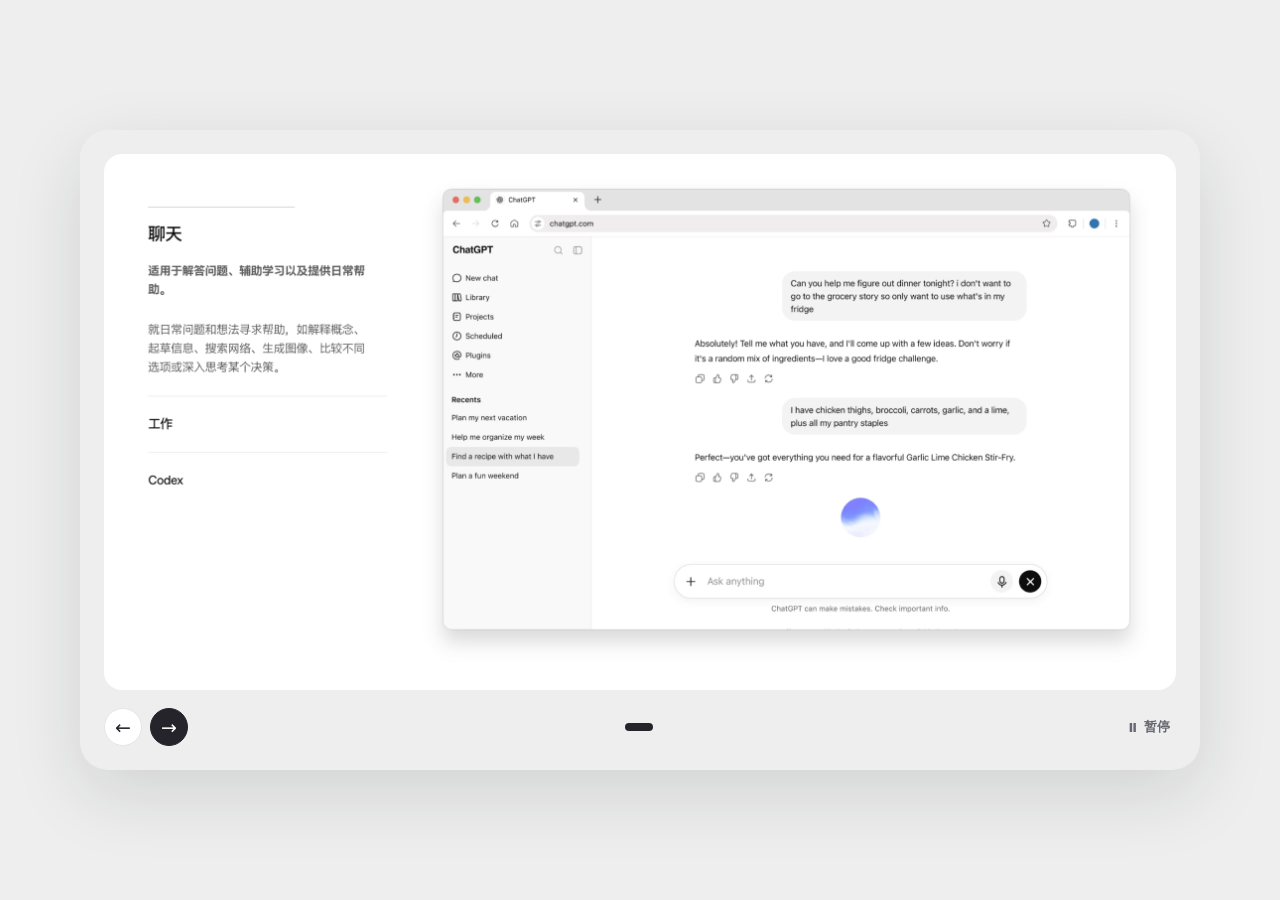
<file: index.html>
<!doctype html>
<html lang="zh-CN">
  <head>
    <meta charset="UTF-8" />
    <meta name="viewport" content="width=device-width, initial-scale=1.0" />
    <title>Figma 交互示例 Banner</title>
    <link rel="stylesheet" href="./styles.css" />
  </head>
  <body>
    <main class="page-shell">
      <section class="banner" aria-label="交互示例轮播图" aria-roledescription="carousel">
        <div class="banner__viewport" id="bannerViewport" tabindex="0">
          <div class="banner__track" id="bannerTrack">
            <article class="banner__slide" aria-roledescription="slide" aria-label="第 1 张，共 3 张">
              <div class="banner__visual visual--warm">
                <img src="./banner-request.png" alt="Figma 交互示例中的需求画面" />
              </div>
            </article>

            <article class="banner__slide" aria-roledescription="slide" aria-label="第 2 张，共 3 张">
              <div class="banner__visual visual--lime">
                <img src="./banner-solution.png" alt="Figma 交互示例中的方案画面" />
              </div>
            </article>

            <article class="banner__slide" aria-roledescription="slide" aria-label="第 3 张，共 3 张">
              <div class="banner__visual visual--lavender">
                <img src="./banner-code.png" alt="Figma 交互示例中的代码画面" />
              </div>
            </article>
          </div>
        </div>

        <div class="banner__controls">
          <div class="banner__arrows">
            <button class="circle-button" type="button" id="prevButton" aria-label="上一张">
              <span aria-hidden="true">←</span>
            </button>
            <button class="circle-button circle-button--dark" type="button" id="nextButton" aria-label="下一张">
              <span aria-hidden="true">→</span>
            </button>
          </div>

          <div class="banner__dots" role="tablist" aria-label="选择轮播图片">
            <button class="dot is-active" type="button" role="tab" aria-selected="true" aria-label="显示第 1 张"></button>
            <button class="dot" type="button" role="tab" aria-selected="false" aria-label="显示第 2 张"></button>
            <button class="dot" type="button" role="tab" aria-selected="false" aria-label="显示第 3 张"></button>
          </div>

          <button class="pause-button" type="button" id="pauseButton" aria-pressed="false">
            <span aria-hidden="true">Ⅱ</span><span>暂停</span>
          </button>
        </div>
      </section>
    </main>
    <script src="./script.js"></script>
  </body>
</html>
</file>
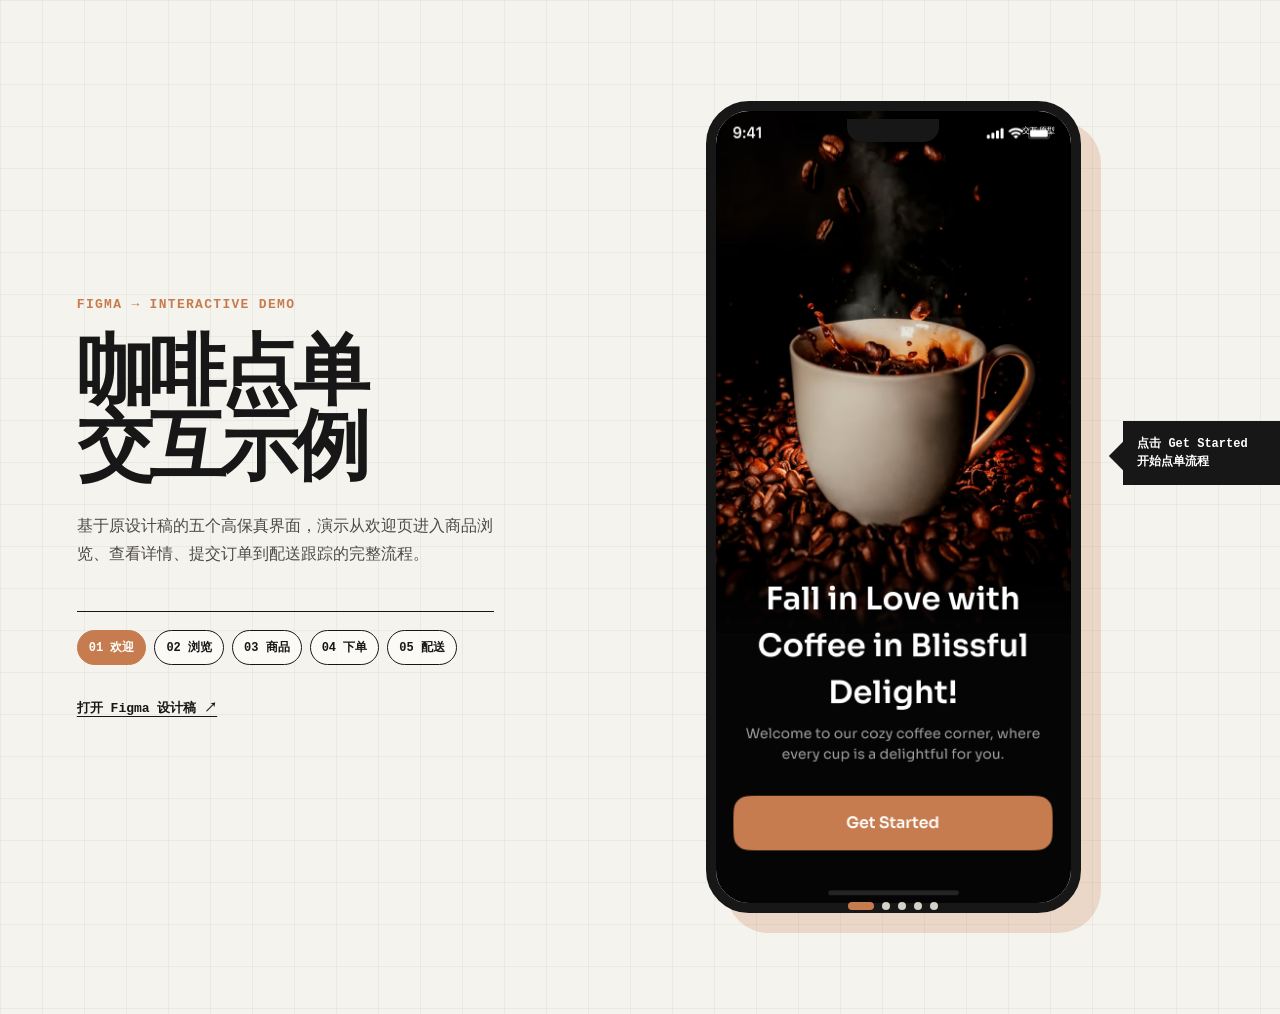
<file: figma-coffee-interactive-demo/index.html>
<!doctype html>
<html lang="zh-CN">
<head>
  <meta charset="utf-8"><meta name="viewport" content="width=device-width,initial-scale=1">
  <title>咖啡点单 · 交互示例</title>
  <style>
    :root { --ink:#171717; --paper:#f5f3ed; --coffee:#c67c4e; --muted:#79756f; }
    * { box-sizing:border-box; } body { margin:0; min-height:100vh; background:var(--paper); color:var(--ink); font-family:ui-monospace, SFMono-Regular, Menlo, monospace; }
    .shell { min-height:100vh; display:grid; grid-template-columns:1fr minmax(390px, 620px); gap:clamp(30px,7vw,140px); align-items:center; padding:clamp(28px,6vw,100px); background-image:linear-gradient(#1717170c 1px,transparent 1px),linear-gradient(90deg,#1717170c 1px,transparent 1px); background-size:42px 42px; }
    .intro { max-width:570px; align-self:center; } .eyebrow { color:var(--coffee); font-weight:800; letter-spacing:.1em; font-size:13px; }
    h1 { font-family:Georgia,"Songti SC",serif; font-size:clamp(46px,6vw,92px); letter-spacing:-.065em; line-height:.98; margin:22px 0 28px; }
    .intro p { color:#4e4b46; font:16px/1.75 ui-monospace,SFMono-Regular,Menlo,monospace; max-width:490px; }
    .route { margin-top:42px; border-top:1px solid #171717; padding-top:18px; display:flex; gap:8px; flex-wrap:wrap; font-size:12px; font-weight:800; } .route span { border:1px solid #171717; border-radius:999px; padding:8px 11px; background:#fff9; } .route .active { background:var(--coffee); color:white; border-color:var(--coffee); }
    .source { display:inline-flex; margin-top:34px; color:#171717; font-weight:800; font-size:13px; text-decoration-thickness:1px; text-underline-offset:4px; }
    .stage { display:grid; place-items:center; min-height:860px; position:relative; } .phone { position:relative; width:min(375px,82vw); aspect-ratio:375/812; overflow:hidden; border:10px solid #171717; border-radius:43px; background:#fff; box-shadow:20px 20px 0 #c67c4e3d; }
    .phone:before { content:""; position:absolute; top:8px; left:50%; transform:translateX(-50%); width:92px; height:23px; border-radius:0 0 15px 15px; background:#171717; z-index:5; } .phone:after { content:"交互原型"; position:absolute; z-index:6; right:15px; top:14px; color:white; font-size:8px; letter-spacing:.06em; }
    .screen { position:absolute; inset:0; opacity:0; transform:translateX(7%); pointer-events:none; transition:opacity .34s ease,transform .34s cubic-bezier(.2,.8,.2,1); } .screen.show { opacity:1; transform:none; pointer-events:auto; } .screen img { display:block; width:100%; height:100%; object-fit:cover; }
    .hotspot { position:absolute; border:0; padding:0; cursor:pointer; background:transparent; border-radius:14px; } .hotspot:hover { outline:3px solid #fff9; outline-offset:-3px; } .hotspot:focus-visible { outline:4px solid #fff; outline-offset:-4px; }
    #start { left:6%; right:6%; height:8%; bottom:7%; } #product { left:6%; width:43%; height:30%; top:48%; } #buy { left:35%; right:6%; height:11%; bottom:7%; } #order { left:6%; right:6%; height:9%; bottom:5%; } #back { left:5%; width:14%; height:9%; top:8%; }
    .hint { position:absolute; left:calc(50% + 230px); top:40%; width:170px; background:#171717; color:#fff; padding:14px; font-size:12px; line-height:1.5; font-weight:700; } .hint:before { content:""; position:absolute; left:-10px; top:25px; width:20px; height:20px; background:#171717; transform:rotate(45deg); z-index:-1; }
    .progress { position:absolute; bottom:27px; left:50%; transform:translateX(-50%); display:flex; gap:8px; } .dot { width:8px; height:8px; background:#d5d1c9; border-radius:50%; transition:.25s; } .dot.on { width:26px; border-radius:8px; background:var(--coffee); }
    @media (max-width:860px){ .shell{grid-template-columns:1fr; padding:34px 22px 56px; gap:18px}.intro{max-width:620px}.stage{min-height:790px}.hint{display:none}h1{font-size:56px}.source{margin-top:18px} }
  </style>
</head>
<body>
  <main class="shell">
    <section class="intro"><div class="eyebrow">FIGMA → INTERACTIVE DEMO</div><h1>咖啡点单<br>交互示例</h1><p>基于原设计稿的五个高保真界面，演示从欢迎页进入商品浏览、查看详情、提交订单到配送跟踪的完整流程。</p><div class="route"><span class="active">01 欢迎</span><span>02 浏览</span><span>03 商品</span><span>04 下单</span><span>05 配送</span></div><a class="source" href="https://www.figma.com/design/HinSrwMz5iUva4yQxUB1d5/%E4%BA%A4%E4%BA%92%E7%A4%BA%E4%BE%8B?node-id=0-1&t=fvXb0wuplQKdcrtq-1" target="_blank" rel="noreferrer">打开 Figma 设计稿 ↗</a></section>
    <section class="stage" aria-label="咖啡点单交互原型"><div class="phone">
      <article class="screen show" data-step="0"><img src="assets/onboarding.png" alt="欢迎页"><button class="hotspot" id="start" aria-label="开始体验"></button></article>
      <article class="screen" data-step="1"><img src="assets/home.png" alt="咖啡首页"><button class="hotspot" id="product" aria-label="查看 Caffe Mocha"></button></article>
      <article class="screen" data-step="2"><img src="assets/detail.png" alt="商品详情"><button class="hotspot" id="buy" aria-label="立即购买"></button></article>
      <article class="screen" data-step="3"><img src="assets/order.png" alt="结算订单"><button class="hotspot" id="order" aria-label="提交订单"></button></article>
      <article class="screen" data-step="4"><img src="assets/delivery.png" alt="配送跟踪"><button class="hotspot" id="back" aria-label="返回首页"></button></article>
    </div><div class="hint" id="hint">点击 <b>Get Started</b><br>开始点单流程</div><div class="progress" aria-label="流程进度"><i class="dot on"></i><i class="dot"></i><i class="dot"></i><i class="dot"></i><i class="dot"></i></div></section>
  </main>
  <script>
    const screens=[...document.querySelectorAll('.screen')],dots=[...document.querySelectorAll('.dot')],hint=document.querySelector('#hint');
    const labels=['点击 Get Started 开始点单流程','选择 Caffe Mocha 查看商品详情','点击 Buy Now 进入订单结算','点击 Order 确认并发起配送','配送跟踪已完成；点击左上角返回'];
    function go(step){screens.forEach((screen,i)=>screen.classList.toggle('show',i===step));dots.forEach((dot,i)=>dot.classList.toggle('on',i===step));hint.innerHTML=labels[step];}
    document.querySelector('#start').addEventListener('click',()=>go(1));document.querySelector('#product').addEventListener('click',()=>go(2));document.querySelector('#buy').addEventListener('click',()=>go(3));document.querySelector('#order').addEventListener('click',()=>go(4));document.querySelector('#back').addEventListener('click',()=>go(1));
  </script>
</body></html>
</file>
<file: styles.css>
:root {
  font-family: Inter, ui-sans-serif, system-ui, -apple-system, BlinkMacSystemFont, "PingFang SC", "Microsoft YaHei", sans-serif;
  color: #1d1d22;
  background: #eeeeee;
}

* { box-sizing: border-box; }

body {
  min-width: 320px;
  min-height: 100vh;
  margin: 0;
  display: grid;
  place-items: center;
  padding: 32px 20px;
}

button { font: inherit; cursor: pointer; }

.page-shell { width: min(100%, 1120px); }

.banner {
  --slide-bg: #eeeeee;
  overflow: hidden;
  border-radius: 28px;
  padding: 24px;
  background: var(--slide-bg);
  box-shadow: 0 24px 70px rgba(25, 28, 34, 0.13);
  transition: background-color 420ms ease;
}

.banner__viewport { overflow: hidden; border-radius: 18px; outline: none; }
.banner__viewport:focus-visible { box-shadow: 0 0 0 3px #eeeeee; }

.banner__track {
  display: flex;
  transition: transform 620ms cubic-bezier(.22, .75, .2, 1);
  will-change: transform;
}

.banner__slide {
  min-width: 100%;
  min-height: 0;
  overflow: hidden;
  background: var(--slide-bg);
}

.banner__visual {
  position: relative;
  display: grid;
  place-items: center;
  padding: 0;
  overflow: hidden;
  background: var(--slide-bg);
}

.banner__visual img {
  width: 100%;
  height: auto;
  display: block;
  border-radius: 10px;
  background: transparent;
  box-shadow: 0 12px 30px rgba(30, 30, 36, .12);
}

.banner__controls {
  display: flex;
  align-items: center;
  justify-content: space-between;
  gap: 18px;
  margin-top: 18px;
}

.banner__arrows { display: flex; gap: 8px; }

.circle-button {
  width: 38px;
  height: 38px;
  border: 1px solid #e5e5e8;
  border-radius: 50%;
  background: #fff;
  color: #24242a;
  font-size: 19px;
  transition: transform .18s ease, background .18s ease;
}

.circle-button:hover { transform: translateY(-2px); }
.circle-button--dark { border-color: #24242a; background: #24242a; color: #fff; }

.banner__dots { display: flex; align-items: center; gap: 8px; }

.dot {
  width: 8px;
  height: 8px;
  border: 0;
  border-radius: 99px;
  padding: 0;
  background: #eeeeee;
  transition: width .25s ease, background .25s ease;
}

.dot.is-active { width: 28px; background: #24242a; }

.pause-button {
  display: inline-flex;
  align-items: center;
  gap: 7px;
  border: 0;
  background: transparent;
  color: #676772;
  font-size: 13px;
  font-weight: 700;
}

.pause-button:hover { color: #1d1d22; }

@media (max-width: 680px) {
  body { padding: 16px; }
  .banner { border-radius: 20px; padding: 16px; }
}

@media (prefers-reduced-motion: reduce) {
  .banner__track, .circle-button, .dot { transition: none; }
}
</file>
